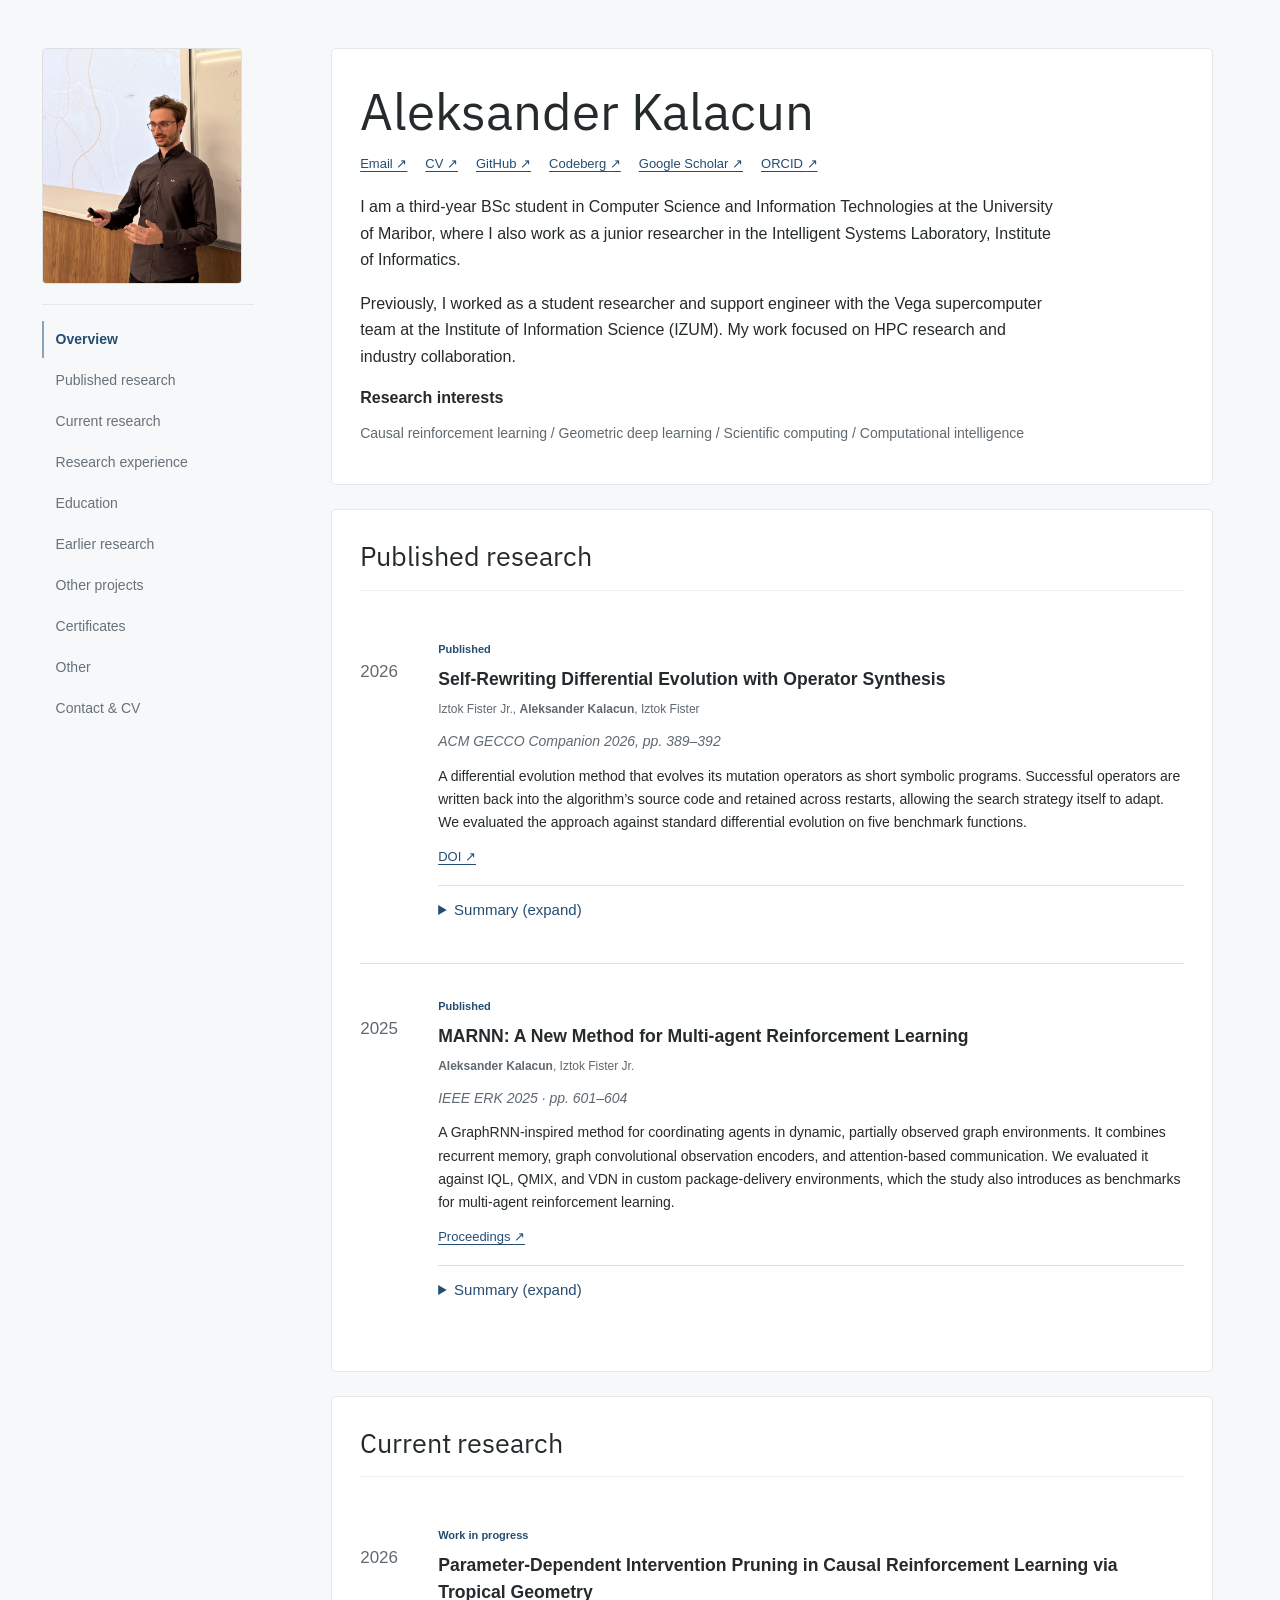
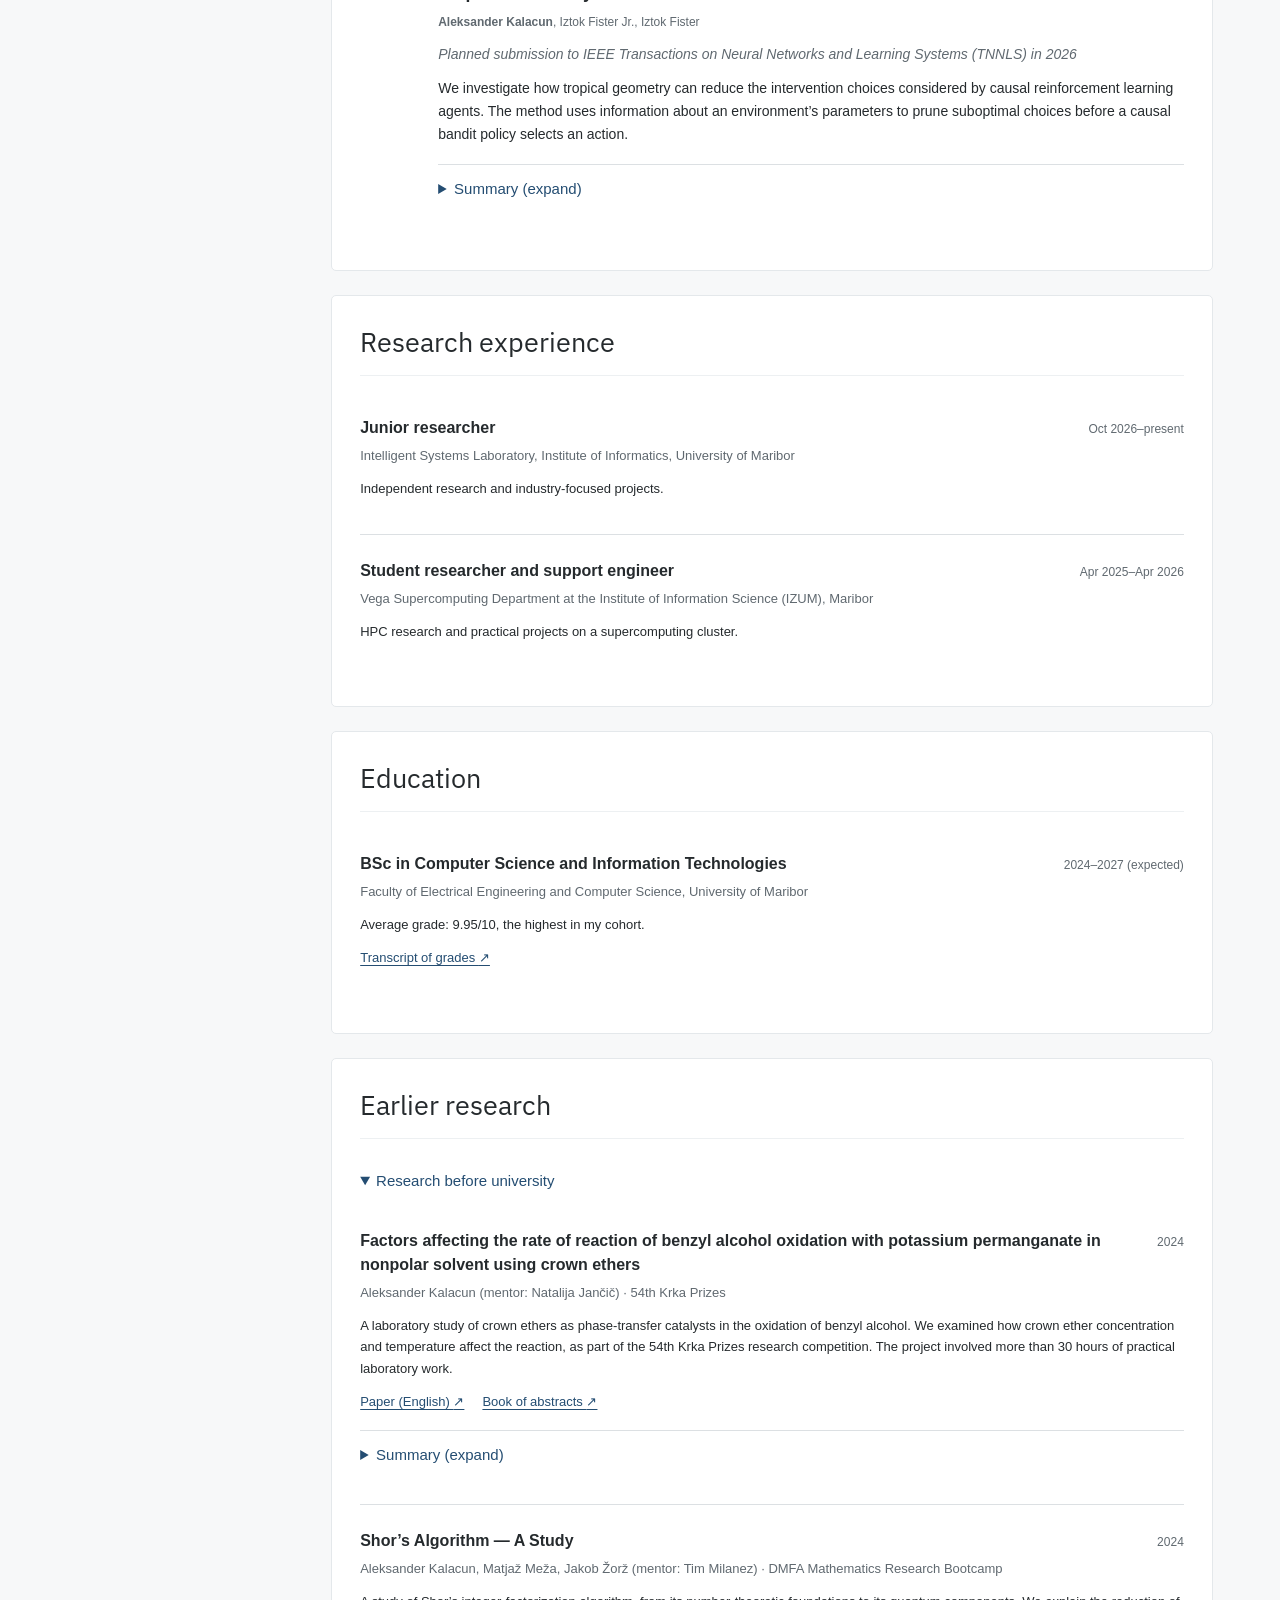
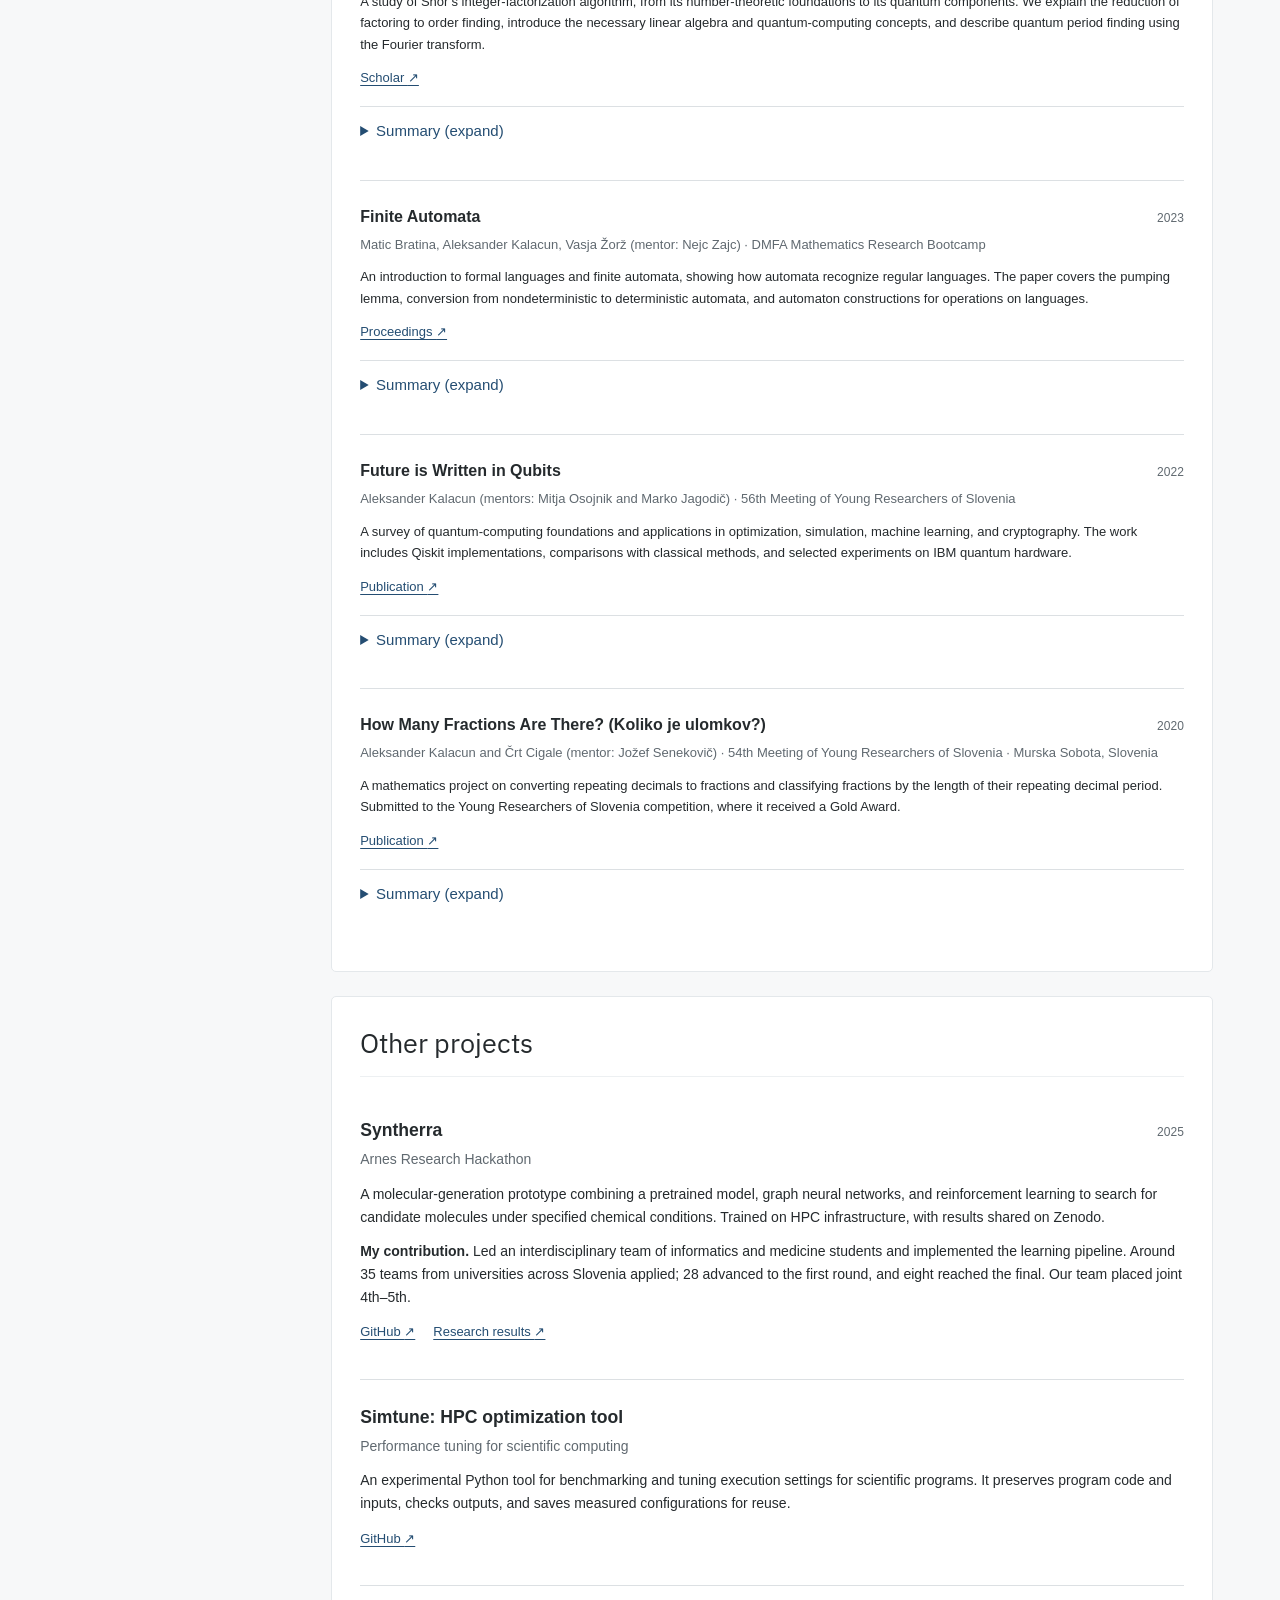
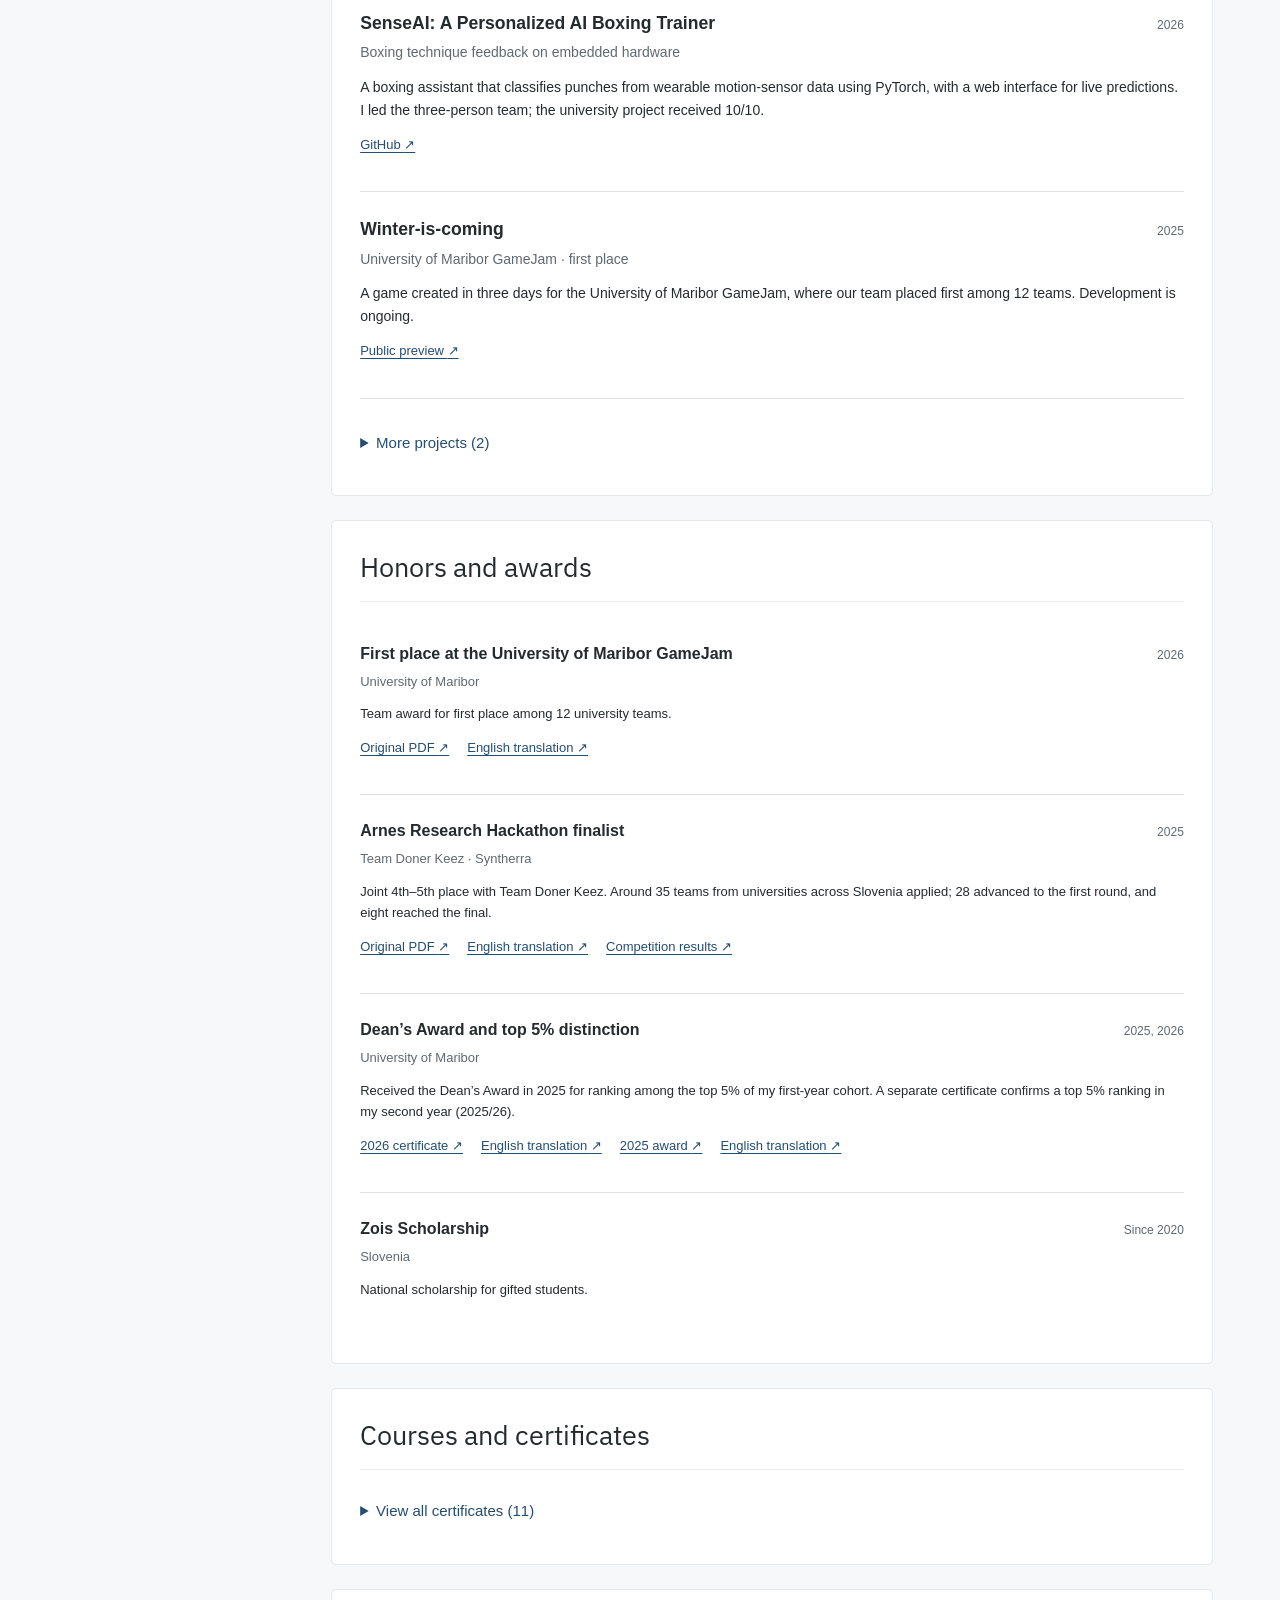
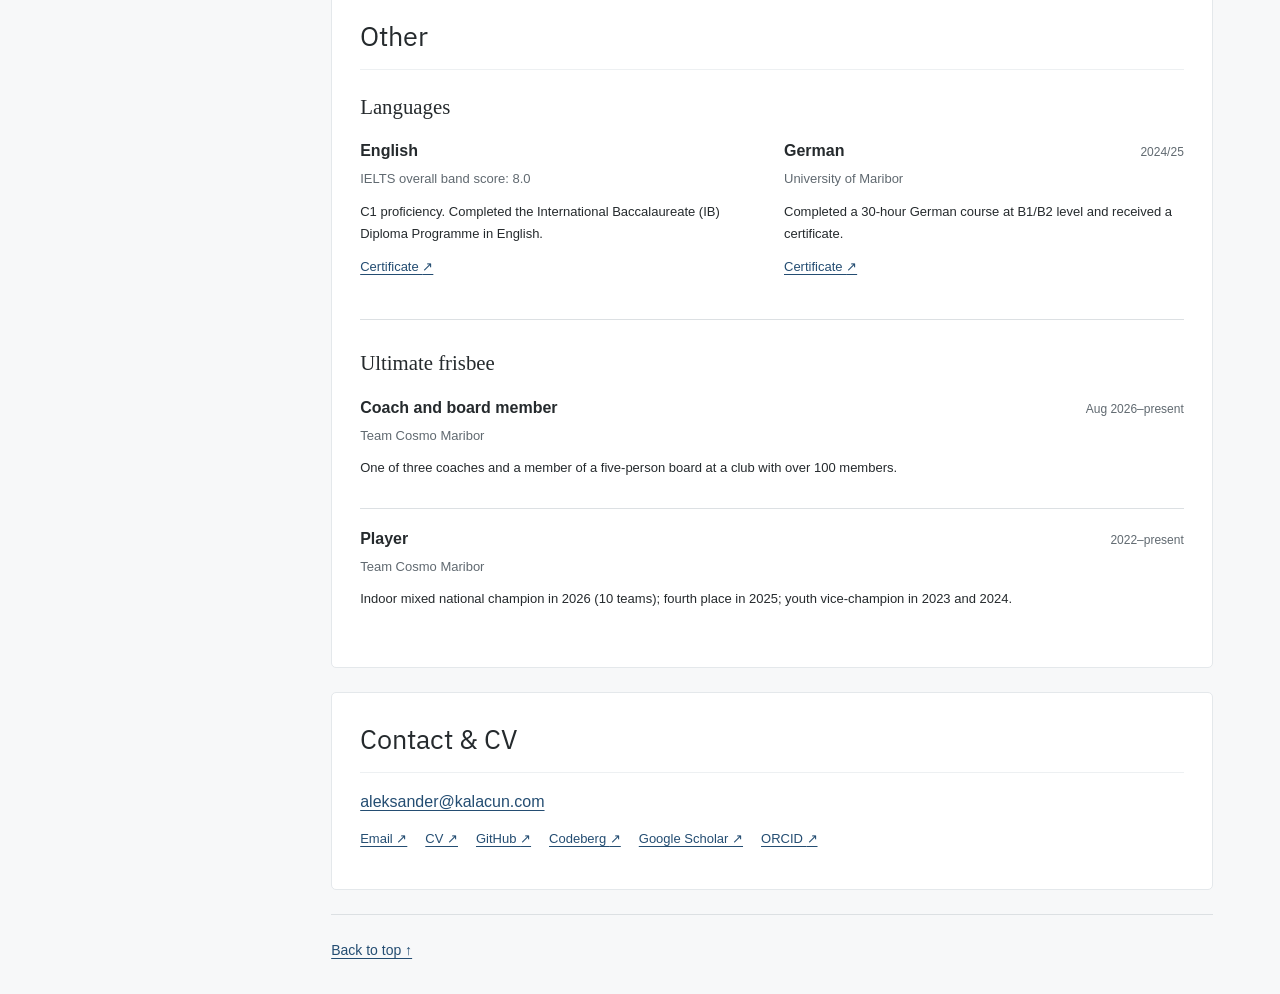
<file: index.html>
<!DOCTYPE html>
<html lang="en">
<head>
  <meta charset="utf-8">
  <meta name="viewport" content="width=device-width, initial-scale=1">
  <meta name="description" content="Research, publications, projects, and academic background of Aleksander Kalacun.">
  <meta name="theme-color" content="#f7f8f9">

  <link rel="canonical" href="https://kalacun.com/">
  <title>Aleksander Kalacun</title>
  <link rel="icon" href="assets/favicon.svg" type="image/svg+xml">
  <link rel="preconnect" href="https://fonts.googleapis.com">
  <link rel="preconnect" href="https://fonts.gstatic.com" crossorigin>
  <link href="https://fonts.googleapis.com/css2?family=IBM+Plex+Sans:wght@400&display=swap" rel="stylesheet">
  <link rel="stylesheet" href="styles.css">
  <script src="script.js" defer></script>
</head>
<body class="academic-site">
  <!-- Static HTML generated from content.json by tools/build.py. -->
  <a class="skip-link" href="#main-content">Skip to content</a>
  <div class="layout">
    <header class="sidebar">
      <div class="photo-widget"><div class="photo-frame"><img data-profile-photo src="assets/portrait.jpg" alt="Portrait of Aleksander Kalacun" width="200" height="236"><div class="photo-fallback" hidden><span aria-hidden="true">AK</span><small>Your portrait here</small></div></div></div>
      <nav class="page-nav" aria-label="Sections"><a href="#overview">Overview</a><a href="#research">Published research</a><a href="#current-research">Current research</a><a href="#experience">Research experience</a><a href="#education">Education</a><a href="#earlier-research">Earlier research</a><a href="#projects">Other projects</a><a href="#certificates">Certificates</a><a href="#misc">Other</a><a href="#contact">Contact & CV</a></nav>
    </header>
    <main id="main-content">
      <section id="overview" class="overview" aria-labelledby="page-title">
        <div class="overview-profile">
          <h1 id="page-title">Aleksander Kalacun</h1>
          <div class="profile-links"><a href="mailto:aleksander@kalacun.com">Email ↗</a><div class="resource-links"><a href="assets/documents/cv/kalacun-cv.pdf">CV <span aria-hidden="true">↗</span></a><a href="https://github.com/Kalacun">GitHub <span aria-hidden="true">↗</span></a><a href="https://codeberg.org/kalacun">Codeberg <span aria-hidden="true">↗</span></a><a href="https://scholar.google.com/citations?user=TUe8zA0AAAAJ">Google Scholar <span aria-hidden="true">↗</span></a><a href="https://orcid.org/0009-0006-2199-4405">ORCID <span aria-hidden="true">↗</span></a></div></div>
        </div>
        <p class="bio">I am a third-year BSc student in Computer Science and Information Technologies at the University of Maribor, where I also work as a junior researcher in the Intelligent Systems Laboratory, Institute of Informatics.</p><p class="bio">Previously, I worked as a student researcher and support engineer with the Vega supercomputer team at the Institute of Information Science (IZUM). My work focused on HPC research and industry collaboration.</p>
        <h2 class="overview-title">Research interests</h2><p class="interests">Causal reinforcement learning / Geometric deep learning / Scientific computing / Computational intelligence</p>

      </section>
      <section id="research" aria-labelledby="research-title"><h2 id="research-title">Published research</h2><article class="research-entry" id="self-rewriting-de" data-category="published">
      <div class="entry-year">2026</div><div class="entry-content">
      <div class="status-line"><span class="status published">Published</span></div>
      <h3>Self-Rewriting Differential Evolution with Operator Synthesis</h3><p class="metadata">Iztok Fister Jr., <strong>Aleksander Kalacun</strong>, Iztok Fister</p>
      <p class="venue">ACM GECCO Companion 2026, pp. 389–392</p><p>A differential evolution method that evolves its mutation operators as short symbolic programs. Successful operators are written back into the algorithm’s source code and retained across restarts, allowing the search strategy itself to adapt. We evaluated the approach against standard differential evolution on five benchmark functions.</p>

      <div class="resource-links"><a href="https://doi.org/10.1145/3795101.3805457">DOI <span aria-hidden="true">↗</span></a></div>
      <details><summary>Summary (expand)<span class="sr-only"> for Self-Rewriting Differential Evolution with Operator Synthesis</span></summary><div class="detail-body"><div><h4>Abstract</h4><p>Although evolving algorithms are based on principles of biological evolution, such as reproduction, mutation, and selection, they still obey the von Neumann principle &quot;Program = algorithm + data&quot;. These algorithms remain rigid in the sense that their code does not change in computer memory during execution; their evolvability mainly concerns the data they process. In this paper, we introduce a novel variant of differential evolution that can adapt at the code level, overcoming this rigidity. In our proposed method, differential evolution mutation strategies are represented as short symbolic programs. Periodically, the system synthesizes new operators by mutating the top-performing operators through variable swaps, F-scaling, and the addition of difference terms. It merges these operators into a deduplicated library with a size cap and assigns credit based on empirical success using a softmax function. After each phase, the method rewrites its own program by serializing the evolved operator library and the best solution back into its source code and re-executing it, producing heritable, cumulative changes to the program itself. On canonical benchmarks, the optimizer discovers effective, previously absent operators and improves across phases, illustrating a practical path toward structural replication and self-adaptation.</p></div></div></details>
      <div class="entry-updated"></div></div></article><article class="research-entry" id="marnn" data-category="published">
      <div class="entry-year">2025</div><div class="entry-content">
      <div class="status-line"><span class="status published">Published</span></div>
      <h3>MARNN: A New Method for Multi-agent Reinforcement Learning</h3><p class="metadata"><strong>Aleksander Kalacun</strong>, Iztok Fister Jr.</p>
      <p class="venue">IEEE ERK 2025 · pp. 601–604</p><p>A GraphRNN-inspired method for coordinating agents in dynamic, partially observed graph environments. It combines recurrent memory, graph convolutional observation encoders, and attention-based communication. We evaluated it against IQL, QMIX, and VDN in custom package-delivery environments, which the study also introduces as benchmarks for multi-agent reinforcement learning.</p>

      <div class="resource-links"><a href="https://erk.fe.uni-lj.si/2025/papers/kalacun(marnn__a).pdf">Proceedings <span aria-hidden="true">↗</span></a></div>
      <details><summary>Summary (expand)<span class="sr-only"> for MARNN: A New Method for Multi-agent Reinforcement Learning</span></summary><div class="detail-body"><div><h4>Abstract</h4><p>This paper presents a new method for dynamic, partially observed multi-agent Markov decision processes with stochastic elements. We use this formulation to define and simulate real-world problems and represent them as graphs. Existing multi-agent reinforcement learning algorithms struggle in changing environments that lack consistency. The core idea of the proposed algorithm is based on the deep autoregressive model GraphRNN, enabling long-term goal memorization and greater resilience to stochastic changes in the environment. Policy decisions are based on graph convolutional network encoders. Using observations and information communicated by other agents through graph attention network encoders, agents decide on the best next state. To demonstrate the method&#x27;s capabilities, we implemented new graph-based environments. We used these environments to evaluate multi-agent reinforcement learning algorithms on problems resembling real-world situations, providing an effective benchmark.</p></div></div></details>
      <div class="entry-updated"></div></div></article></section>
<section id="current-research" aria-labelledby="current-research-title"><h2 id="current-research-title">Current research</h2><article class="research-entry" id="tropical-rl" data-category="ongoing">
      <div class="entry-year">2026</div><div class="entry-content">
      <div class="status-line"><span class="status ongoing">Work in progress</span></div>
      <h3>Parameter-Dependent Intervention Pruning in Causal Reinforcement Learning via Tropical Geometry</h3><p class="metadata"><strong>Aleksander Kalacun</strong>, Iztok Fister Jr., Iztok Fister</p>
      <p class="venue">Planned submission to IEEE Transactions on Neural Networks and Learning Systems (TNNLS) in 2026</p><p>We investigate how tropical geometry can reduce the intervention choices considered by causal reinforcement learning agents. The method uses information about an environment’s parameters to prune suboptimal choices before a causal bandit policy selects an action.</p>


      <details><summary>Summary (expand)<span class="sr-only"> for Parameter-Dependent Intervention Pruning in Causal Reinforcement Learning via Tropical Geometry</span></summary><div class="detail-body"><div><h4>Abstract</h4><p>Causal reinforcement learning agents, such as structural causal bandit agents, must not only find a policy that maximizes reward in an uncertain environment but also decide where to intervene: which variables to act on and which to leave to their natural, possibly confounded mechanisms. Causal agents use a three-level hierarchy to interact with their environment: observational, interventional, and counterfactual. Established structural causal bandit methods, such as POMIS, reduce the complexity of searching the intervention set from O(3^k) to O(2^k), where k denotes the number of arms, by using the causal diagram to prune targets that are never optimal. However, the POMIS intervention set deliberately represents the worst case and ignores environment-specific parameter restrictions implied by the available data.</p><p>This paper addresses that gap by introducing a second, parameter-dependent intervention-pruning layer. The problem is transformed into a tropical geometry representation that incorporates the parameters into the optimal-arm decision. The proposed pipeline consists of five steps: (1) calculate the POMIS-reduced arm set from the causal graph G; (2) decompose the environment parameterization using c-factorization and identify a reward distribution; (3) tropicalize the reward distribution; (4) apply parameter-dependent tropical pruning to remove only provably suboptimal arms, certified using a linear program; and (5) choose an action using an online policy for structural causal bandits. In the pruning step, arms are represented by a tropical surrogate in which each monomial dominates the others in the observed tropical rational functions containing the reward distributions.</p><p>The proposed method is policy-agnostic and introduces two variants of structural causal bandit algorithms: the upper confidence bound method PDTP-UCB and the Thompson sampling method PDTP-TS. It applies to environments that satisfy the stated assumptions. We evaluated the approach on synthetic drug-combination benchmarks with k ∈ {3, 4, 6} arms. Across 100 independent runs with a time horizon of T = 10,000, PDTP-UCB reduced the UCB1-on-POMIS assignment-arm set from 12 arms to 2, from 36 to 4, and from 144 to 5, respectively. PDTP-UCB also reduced final cumulative regret relative to UCB1-on-POMIS by a factor of approximately 11 to 19. Replacing the online policy with Thompson sampling improved the results further.</p></div></div></details>
      <div class="entry-updated"></div></div></article></section>
<section id="experience" aria-labelledby="experience-title"><h2 id="experience-title">Research experience</h2><article class="compact-entry"><div class="entry-heading"><h3>Junior researcher</h3>
      <span class="entry-year">Oct 2026–present</span></div>
      <p class="metadata">Intelligent Systems Laboratory, Institute of Informatics, University of Maribor</p><p>Independent research and industry-focused projects.</p>

      </article><article class="compact-entry"><div class="entry-heading"><h3>Student researcher and support engineer</h3>
      <span class="entry-year">Apr 2025–Apr 2026</span></div>
      <p class="metadata">Vega Supercomputing Department at the Institute of Information Science (IZUM), Maribor</p><p>HPC research and practical projects on a supercomputing cluster.</p>

      </article></section>
<section id="education" aria-labelledby="education-title"><h2 id="education-title">Education</h2><article class="compact-entry"><div class="entry-heading"><h3>BSc in Computer Science and Information Technologies</h3>
      <span class="entry-year">2024–2027 (expected)</span></div>
      <p class="metadata">Faculty of Electrical Engineering and Computer Science, University of Maribor</p><p>Average grade: 9.95/10, the highest in my cohort.</p>
      <div class="resource-links"><a href="assets/documents/grades/grades.pdf" aria-label="Academic transcript (PDF)">Transcript of grades <span aria-hidden="true">↗</span></a></div>
      </article></section>
<section id="earlier-research" aria-labelledby="earlier-research-title"><h2 id="earlier-research-title">Earlier research</h2><details open><summary>Research before university</summary><article class="compact-entry"><div class="entry-heading"><h3>Factors affecting the rate of reaction of benzyl alcohol oxidation with potassium permanganate in nonpolar solvent using crown ethers</h3>
      <span class="entry-year">2024</span></div>
      <p class="metadata">Aleksander Kalacun (mentor: Natalija Jančič) · 54th Krka Prizes</p><p>A laboratory study of crown ethers as phase-transfer catalysts in the oxidation of benzyl alcohol. We examined how crown ether concentration and temperature affect the reaction, as part of the 54th Krka Prizes research competition. The project involved more than 30 hours of practical laboratory work.</p>
      <div class="resource-links"><a href="assets/documents/papers/Naloga_ Kalacunpdf.pdf" aria-label="Chemistry research paper in English (PDF)">Paper (English) <span aria-hidden="true">↗</span></a><a href="https://www.krkinenagrade.si/media/store/54-KN/FINAL_544004-2024-KN-Krka-prizes-Book-of-abstracts-SI-EN2.pdf">Book of abstracts <span aria-hidden="true">↗</span></a></div>
      <details><summary>Summary (expand)<span class="sr-only"> for Factors affecting the rate of reaction of benzyl alcohol oxidation with potassium permanganate in nonpolar solvent using crown ethers</span></summary><div class="detail-body"><div><h4>Abstract</h4><p>In this research, we investigated the practical use of crown ethers in the laboratory. Crown ethers are cyclic organic compounds that can bind ions of a suitable size within their central cavity. They form a nonpolar shell around a polar ion, allowing compounds normally soluble only in polar solvents to dissolve in nonpolar solvents. Reactions involving substances with different solubilities are a common challenge in laboratory research, while alternatives such as DMSO can pose environmental hazards. We therefore investigated the optimal crown ether concentration and reaction temperature.</p><p>We studied the oxidation of benzyl alcohol, which is soluble in nonpolar solvents, with potassium permanganate, which is soluble in polar solvents, using a crown ether as a catalyst and diethyl ether as the solvent. Without the crown ether, the reaction does not occur because the potassium permanganate remains solid and settles at the bottom. With the crown ether, oxidation proceeds and produces benzaldehyde.</p><p>We tested different crown ether concentrations at 30 °C, measuring the benzaldehyde concentration every five minutes for one hour with an ATR-FTIR spectrophotometer. We repeated the procedure at different temperatures while keeping the crown ether concentration constant. After comparing absolute concentration changes and areas under the concentration–time curves, we found that the highest benzaldehyde concentration occurred at 35 °C and with 0.4 g of crown ether per solution. Neither value was at the extreme of the tested range, which was an unexpected result.</p></div></div></details></article><article class="compact-entry"><div class="entry-heading"><h3>Shor’s Algorithm — A Study</h3>
      <span class="entry-year">2024</span></div>
      <p class="metadata">Aleksander Kalacun, Matjaž Meža, Jakob Žorž (mentor: Tim Milanez) · DMFA Mathematics Research Bootcamp</p><p>A study of Shor’s integer-factorization algorithm, from its number-theoretic foundations to its quantum components. We explain the reduction of factoring to order finding, introduce the necessary linear algebra and quantum-computing concepts, and describe quantum period finding using the Fourier transform.</p>
      <div class="resource-links"><a href="https://scholar.google.si/citations?view_op=view_citation&amp;hl=sl&amp;user=TUe8zA0AAAAJ&amp;citation_for_view=TUe8zA0AAAAJ:u-x6o8ySG0sC">Scholar <span aria-hidden="true">↗</span></a></div>
      <details><summary>Summary (expand)<span class="sr-only"> for Shor’s Algorithm — A Study</span></summary><div class="detail-body"><div><h4>Abstract</h4><p>We explore a quantum algorithm for integer factorization known as Shor&#x27;s algorithm, which, at least in theory, outperforms even the fastest known classical algorithm in terms of time complexity. In the first part, we explain the classical component of the algorithm, which is based on the fundamentals of number theory. In the second part, we tackle the quantum component, examining the foundations of quantum mechanics and quantum computing formulated around linear algebra.</p></div></div></details></article><article class="compact-entry"><div class="entry-heading"><h3>Finite Automata</h3>
      <span class="entry-year">2023</span></div>
      <p class="metadata">Matic Bratina, Aleksander Kalacun, Vasja Žorž (mentor: Nejc Zajc) · DMFA Mathematics Research Bootcamp</p><p>An introduction to formal languages and finite automata, showing how automata recognize regular languages. The paper covers the pumping lemma, conversion from nondeterministic to deterministic automata, and automaton constructions for operations on languages.</p>
      <div class="resource-links"><a href="http://mars.dmfa.si/stare_strani/src_old/projekti/marsZbornik2023.pdf#page=63">Proceedings <span aria-hidden="true">↗</span></a></div>
      <details><summary>Summary (expand)<span class="sr-only"> for Finite Automata</span></summary><div class="detail-body"><div><h4>Abstract</h4><p>This paper presents the concepts of formal languages and finite automata. It describes the operation of finite automata and their properties, explaining the connection between them and formal languages in an intuitive and accessible manner.</p></div></div></details></article><article class="compact-entry"><div class="entry-heading"><h3>Future is Written in Qubits</h3>
      <span class="entry-year">2022</span></div>
      <p class="metadata">Aleksander Kalacun (mentors: Mitja Osojnik and Marko Jagodič) · 56th Meeting of Young Researchers of Slovenia</p><p>A survey of quantum-computing foundations and applications in optimization, simulation, machine learning, and cryptography. The work includes Qiskit implementations, comparisons with classical methods, and selected experiments on IBM quantum hardware.</p>
      <div class="resource-links"><a href="https://zbirke.zotks.si/2022/resources/SS_ra%C4%8Dun_1311.pdf">Publication <span aria-hidden="true">↗</span></a></div>
      <details><summary>Summary (expand)<span class="sr-only"> for Future is Written in Qubits</span></summary><div class="detail-body"><div><h4>Abstract</h4><p>Using quantum computer simulations and experiments on real quantum computers, we investigated problems for which quantum computing promises advances in scientific research. We compared quantum and classical approaches in terms of speed and solution quality. The selected problems represented four areas in which quantum computing is expected to have a major impact.</p><p>Our results generally agreed with published studies, but we also observed unexpected differences. In the matrix-based machine-learning example, the hybrid algorithm was almost as fast and efficient as a working, though nonoptimal, classical implementation. In our experiments with Shor’s algorithm, the quantum simulation was much slower, particularly as the problem became more difficult. We found that quantum simulations, although still far from efficient quantum computation, can help investigate problems with potentially significant effects on scientific disciplines relevant to everyday life.</p></div></div></details></article><article class="compact-entry"><div class="entry-heading"><h3>How Many Fractions Are There? (Koliko je ulomkov?)</h3>
      <span class="entry-year">2020</span></div>
      <p class="metadata">Aleksander Kalacun and Črt Cigale (mentor: Jožef Senekovič) · 54th Meeting of Young Researchers of Slovenia · Murska Sobota, Slovenia</p><p>A mathematics project on converting repeating decimals to fractions and classifying fractions by the length of their repeating decimal period. Submitted to the Young Researchers of Slovenia competition, where it received a Gold Award.</p>
      <div class="resource-links"><a href="https://zbirke.zotks.si/resources/Zlato_OS_Matematika_ali_logika_584812.pdf">Publication <span aria-hidden="true">↗</span></a></div>
      <details><summary>Summary (expand)<span class="sr-only"> for How Many Fractions Are There? (Koliko je ulomkov?)</span></summary><div class="detail-body"><div><h4>Abstract</h4><p>There are infinitely many natural numbers, and every rational number can be written as a fraction. A rational number also has a decimal representation that either terminates or eventually repeats. In this research paper, we investigate how to express a repeating decimal as a fraction and how this representation relates to the number of digits in the repeating block. We explore the number of fractions with a chosen period length, including the case of a single-digit repeating period.</p></div></div></details></article></details></section>
<section id="projects" aria-labelledby="projects-title"><h2 id="projects-title">Other projects</h2><article class="project-entry" id="syntherra">
      <div class="entry-heading"><h3>Syntherra</h3><span class="entry-year">2025</span></div>
      <p class="metadata">Arnes Research Hackathon</p>
      <p>A molecular-generation prototype combining a pretrained model, graph neural networks, and reinforcement learning to search for candidate molecules under specified chemical conditions. Trained on HPC infrastructure, with results shared on Zenodo.</p>
      <p class="contribution"><strong>My contribution.</strong> Led an interdisciplinary team of informatics and medicine students and implemented the learning pipeline. Around 35 teams from universities across Slovenia applied; 28 advanced to the first round, and eight reached the final. Our team placed joint 4th–5th.</p>
      <div class="resource-links"><a href="https://github.com/Kalacun/Syntherra">GitHub <span aria-hidden="true">↗</span></a><a href="https://zenodo.org/records/15205817">Research results <span aria-hidden="true">↗</span></a></div>
      </article><article class="project-entry" id="hpc-optimization">
      <div class="entry-heading"><h3>Simtune: HPC optimization tool</h3><span class="entry-year"></span></div>
      <p class="metadata">Performance tuning for scientific computing</p>
      <p>An experimental Python tool for benchmarking and tuning execution settings for scientific programs. It preserves program code and inputs, checks outputs, and saves measured configurations for reuse.</p>

      <div class="resource-links"><a href="https://github.com/Kalacun/simtune">GitHub <span aria-hidden="true">↗</span></a></div>
      </article><article class="project-entry" id="sensai">
      <div class="entry-heading"><h3>SenseAI: A Personalized AI Boxing Trainer</h3><span class="entry-year">2026</span></div>
      <p class="metadata">Boxing technique feedback on embedded hardware</p>
      <p>A boxing assistant that classifies punches from wearable motion-sensor data using PyTorch, with a web interface for live predictions. I led the three-person team; the university project received 10/10.</p>

      <div class="resource-links"><a href="https://github.com/Kalacun/sensAI">GitHub <span aria-hidden="true">↗</span></a></div>
      </article><article class="project-entry" id="winter-is-coming">
      <div class="entry-heading"><h3>Winter-is-coming</h3><span class="entry-year">2025</span></div>
      <p class="metadata">University of Maribor GameJam · first place</p>
      <p>A game created in three days for the University of Maribor GameJam, where our team placed first among 12 teams. Development is ongoing.</p>

      <div class="resource-links"><a href="https://github.com/Kalacun/Winter-is-coming-preview">Public preview <span aria-hidden="true">↗</span></a></div>
      </article><details class="more-entries"><summary>More projects (2)</summary><article class="project-entry" id="additional-project-5">
      <div class="entry-heading"><h3>theatergen</h3><span class="entry-year">2025–present</span></div>
      <p class="metadata">Working prototype, in development</p>
      <p>A Godot game prototype that combines reinforcement learning, local language models, and image generation to create stories and dialogue that adapt to the player’s choices.</p>


      </article><article class="project-entry" id="dinbus">
      <div class="entry-heading"><h3>DinBus</h3><span class="entry-year"></span></div>
      <p class="metadata">Team project in development, using metaheuristic optimization</p>
      <p>A proposal for reservation-based intercity bus routing using differential evolution, with planned evaluation in a graph-based traffic simulation on HPC infrastructure.</p>

      <div class="resource-links"><a href="assets/documents/certificates/DinBus.pdf" aria-label="DinBus: project proposal and work plan in Slovenian (PDF)">Project proposal <span aria-hidden="true">↗</span></a><a href="assets/documents/research/DinBus-en.pdf" aria-label="DinBus: English reference translation of the project proposal (PDF)">English translation <span aria-hidden="true">↗</span></a></div>
      </article></details></section>
<section id="awards" aria-labelledby="awards-title"><h2 id="awards-title">Honors and awards</h2><article class="compact-entry"><div class="entry-heading"><h3>First place at the University of Maribor GameJam</h3>
      <span class="entry-year">2026</span></div>
      <p class="metadata">University of Maribor</p><p>Team award for first place among 12 university teams.</p>
      <div class="resource-links"><a href="assets/documents/certificates/gamejam-first-place.pdf" aria-label="GameJam first-place award: original certificate in Slovenian (PDF)">Original PDF <span aria-hidden="true">↗</span></a><a href="assets/documents/certificates/translations/gamejam-first-place-en.pdf" aria-label="GameJam first-place award: English reference translation (PDF)">English translation <span aria-hidden="true">↗</span></a></div>
      </article><article class="compact-entry"><div class="entry-heading"><h3>Arnes Research Hackathon finalist</h3>
      <span class="entry-year">2025</span></div>
      <p class="metadata">Team Doner Keez · Syntherra</p><p>Joint 4th–5th place with Team Doner Keez. Around 35 teams from universities across Slovenia applied; 28 advanced to the first round, and eight reached the final.</p>
      <div class="resource-links"><a href="assets/documents/certificates/hackathon-2025.pdf" aria-label="Research Hackathon 2025 participation: original certificate in Slovenian (PDF)">Original PDF <span aria-hidden="true">↗</span></a><a href="assets/documents/certificates/translations/hackathon-2025-en.pdf" aria-label="Research Hackathon 2025 participation: English reference translation (PDF)">English translation <span aria-hidden="true">↗</span></a><a href="https://hackathon.si/resitve-ekip-2025/">Competition results <span aria-hidden="true">↗</span></a></div>
      </article><article class="compact-entry"><div class="entry-heading"><h3>Dean’s Award and top 5% distinction</h3>
      <span class="entry-year">2025, 2026</span></div>
      <p class="metadata">University of Maribor</p><p>Received the Dean’s Award in 2025 for ranking among the top 5% of my first-year cohort. A separate certificate confirms a top 5% ranking in my second year (2025/26).</p>
      <div class="resource-links"><a href="assets/documents/certificates/top_5%.pdf" aria-label="Top 5% in the 2025/26 cohort: original certificate in Slovenian (PDF)">2026 certificate <span aria-hidden="true">↗</span></a><a href="assets/documents/certificates/translations/top-5-percent-2026-en.pdf" aria-label="Top 5% in the 2025/26 cohort: English reference translation (PDF)">English translation <span aria-hidden="true">↗</span></a><a href="assets/documents/certificates/deans_award_2025.pdf" aria-label="Dean’s Award 2025: original certificate in Slovenian (PDF)">2025 award <span aria-hidden="true">↗</span></a><a href="assets/documents/certificates/translations/deans-award-2025-en.pdf" aria-label="Dean’s Award 2025: English reference translation (PDF)">English translation <span aria-hidden="true">↗</span></a></div>
      </article><article class="compact-entry"><div class="entry-heading"><h3>Zois Scholarship</h3>
      <span class="entry-year">Since 2020</span></div>
      <p class="metadata">Slovenia</p><p>National scholarship for gifted students.</p>

      </article></section>
<section id="certificates" aria-labelledby="certificates-title"><h2 id="certificates-title">Courses and certificates</h2><details class="certificate-list"><summary>View all certificates (11)</summary><article class="compact-entry"><div class="entry-heading"><h3>Gray Scott HPC Summer School</h3>
      <span class="entry-year">23 Jun–4 Jul 2025</span></div>
      <p class="metadata">Gray Scott School · LAPP / CC-FR</p><p>33 hours of training in programming and optimization for heterogeneous computing architectures.</p>
      <div class="resource-links"><a href="assets/documents/certificates/gray-scott-school-2025.pdf" aria-label="Gray Scott HPC Summer School: certificate in English (PDF)">PDF (English) <span aria-hidden="true">↗</span></a></div>
      </article><article class="compact-entry"><div class="entry-heading"><h3>Introduction to Quantum Programming</h3>
      <span class="entry-year">5 Feb 2025</span></div>
      <p class="metadata">University of Maribor · Faculty of Electrical Engineering and Computer Science</p><p>A short course worth 1 ECTS, completed with a grade of 10/10.</p>
      <div class="resource-links"><a href="assets/documents/certificates/quantum-programming.pdf" aria-label="Introduction to Quantum Programming: original certificate in Slovenian (PDF)">Original PDF <span aria-hidden="true">↗</span></a><a href="assets/documents/certificates/translations/quantum-programming-en.pdf" aria-label="Introduction to Quantum Programming: English reference translation (PDF)">English translation <span aria-hidden="true">↗</span></a></div>
      </article><article class="compact-entry"><div class="entry-heading"><h3>Profiling AI Software Bootcamp</h3>
      <span class="entry-year">10 Jul 2025</span></div>
      <p class="metadata">EuroCC · VSC Research Center, TU Wien, and NVIDIA</p><p>A 4.5-hour bootcamp on NVIDIA Nsight Systems, GPU profiling, and distributed training, equivalent to 0.25 ECTS.</p>
      <div class="resource-links"><a href="assets/documents/certificates/ai-profiling-bootcamp.pdf" aria-label="Profiling AI Software Bootcamp: certificate in English (PDF)">PDF (English) <span aria-hidden="true">↗</span></a></div>
      </article><article class="compact-entry"><div class="entry-heading"><h3>Multi-GPU Programming Bootcamp</h3>
      <span class="entry-year">17–18 Jun 2025</span></div>
      <p class="metadata">EuroCC · ACC Cyfronet AGH and NVIDIA</p><p>Single-GPU and multi-GPU optimization, MPI, performance profiling, and hands-on exercises using NVIDIA A100 GPUs.</p>
      <div class="resource-links"><a href="assets/documents/certificates/multi-gpu-bootcamp.pdf" aria-label="Multi-GPU Programming Bootcamp: certificate in English (PDF)">PDF (English) <span aria-hidden="true">↗</span></a></div>
      </article><article class="compact-entry"><div class="entry-heading"><h3>Fundamentals of Accelerated Computing with Modern CUDA C++</h3>
      <span class="entry-year">19 Jun 2025</span></div>
      <p class="metadata">EuroCC Slovenia · University of Maribor, NVIDIA workshop</p><p>An 8-hour workshop on GPU programming, CUDA kernels and streams, memory optimization, and profiling.</p>
      <div class="resource-links"><a href="assets/documents/certificates/cuda-cpp.pdf" aria-label="Fundamentals of Accelerated Computing with Modern CUDA C++: original certificate in Slovenian (PDF)">Original PDF <span aria-hidden="true">↗</span></a><a href="assets/documents/certificates/translations/cuda-cpp-en.pdf" aria-label="Fundamentals of Accelerated Computing with Modern CUDA C++: English reference translation (PDF)">English translation <span aria-hidden="true">↗</span></a></div>
      </article><article class="compact-entry"><div class="entry-heading"><h3>Containers on Supercomputers</h3>
      <span class="entry-year">24 Jun 2025</span></div>
      <p class="metadata">EuroCC Slovenia · University of Ljubljana</p><p>A 5-hour course covering Slurm, environment modules, Docker, and Apptainer.</p>
      <div class="resource-links"><a href="assets/documents/certificates/containers-hpc.pdf" aria-label="Containers on Supercomputers: original certificate in Slovenian (PDF)">Original PDF <span aria-hidden="true">↗</span></a><a href="assets/documents/certificates/translations/containers-hpc-en.pdf" aria-label="Containers on Supercomputers: English reference translation (PDF)">English translation <span aria-hidden="true">↗</span></a></div>
      </article><article class="compact-entry"><div class="entry-heading"><h3>Advanced Big Data Processing in Python</h3>
      <span class="entry-year">2 Apr 2025</span></div>
      <p class="metadata">EuroCC Slovenia · University of Maribor</p><p>A 4-hour workshop covering pandas, Polars, cuDF, data formats, and GPU-based data processing.</p>
      <div class="resource-links"><a href="assets/documents/certificates/big-data-python-advanced.pdf" aria-label="Advanced Big Data Processing in Python: original certificate in Slovenian (PDF)">Original PDF <span aria-hidden="true">↗</span></a><a href="assets/documents/certificates/translations/big-data-python-advanced-en.pdf" aria-label="Advanced Big Data Processing in Python: English reference translation (PDF)">English translation <span aria-hidden="true">↗</span></a></div>
      </article><article class="compact-entry"><div class="entry-heading"><h3>Introduction to Big Data Processing in Python</h3>
      <span class="entry-year">31 Mar 2025</span></div>
      <p class="metadata">EuroCC Slovenia · University of Maribor</p><p>A 4-hour workshop on data processing with pandas, efficient data loading and storage, visualization, and analysis.</p>
      <div class="resource-links"><a href="assets/documents/certificates/big-data-python-intro.pdf" aria-label="Introduction to Big Data Processing in Python: original certificate in Slovenian (PDF)">Original PDF <span aria-hidden="true">↗</span></a><a href="assets/documents/certificates/translations/big-data-python-intro-en.pdf" aria-label="Introduction to Big Data Processing in Python: English reference translation (PDF)">English translation <span aria-hidden="true">↗</span></a></div>
      </article><article class="compact-entry"><div class="entry-heading"><h3>Fundamentals of Deep Learning</h3>
      <span class="entry-year">23 Oct 2025</span></div>
      <p class="metadata">NVIDIA</p><p>Completed NVIDIA’s Fundamentals of Deep Learning course and earned a Certificate of Competency.</p>
      <div class="resource-links"><a href="assets/documents/certificates/nvidia-deep-learning.pdf" aria-label="Fundamentals of Deep Learning: certificate in English (PDF)">PDF (English) <span aria-hidden="true">↗</span></a></div>
      </article><article class="compact-entry"><div class="entry-heading"><h3>Rapid Application Development with Large Language Models (LLMs)</h3>
      <span class="entry-year"></span></div>
      <p class="metadata"></p><p></p>

      </article><article class="compact-entry"><div class="entry-heading"><h3>CFD on HPC – OpenFOAM example</h3>
      <span class="entry-year">28-30 Sep 2026</span></div>
      <p class="metadata">EuroCC Slovenia · University of Ljubljana</p><p></p>

      </article></details></section>
<section id="misc" aria-labelledby="misc-title"><h2 id="misc-title">Other</h2><div class="misc-group" id="languages" aria-labelledby="languages-title"><h3 id="languages-title">Languages</h3><div class="language-list"><article class="compact-entry"><div class="entry-heading"><h4>English</h4>
      <span class="entry-year"></span></div>
      <p class="metadata">IELTS overall band score: 8.0</p><p>C1 proficiency. Completed the International Baccalaureate (IB) Diploma Programme in English.</p>
      <div class="resource-links"><a href="assets/documents/certificates/ielts.pdf" aria-label="English: IELTS test results (PDF)">Certificate <span aria-hidden="true">↗</span></a></div>
      </article><article class="compact-entry"><div class="entry-heading"><h4>German</h4>
      <span class="entry-year">2024/25</span></div>
      <p class="metadata">University of Maribor</p><p>Completed a 30-hour German course at B1/B2 level and received a certificate.</p>
      <div class="resource-links"><a href="assets/documents/certificates/german-b1-b2.pdf" aria-label="German language course (B1/B2): certificate in Slovenian and English (PDF)">Certificate <span aria-hidden="true">↗</span></a></div>
      </article></div></div><div class="misc-group" id="ultimate-frisbee" aria-labelledby="ultimate-frisbee-title"><h3 id="ultimate-frisbee-title">Ultimate frisbee</h3><article class="compact-entry"><div class="entry-heading"><h4>Coach and board member</h4>
      <span class="entry-year">Aug 2026–present</span></div>
      <p class="metadata">Team Cosmo Maribor</p><p>One of three coaches and a member of a five-person board at a club with over 100 members.</p>

      </article><article class="compact-entry"><div class="entry-heading"><h4>Player</h4>
      <span class="entry-year">2022–present</span></div>
      <p class="metadata">Team Cosmo Maribor</p><p>Indoor mixed national champion in 2026 (10 teams); fourth place in 2025; youth vice-champion in 2023 and 2024.</p>

      </article></div></section>
<section id="contact" aria-labelledby="contact-title"><h2 id="contact-title">Contact & CV</h2><p><a href="mailto:aleksander@kalacun.com">aleksander@kalacun.com</a></p><div class="profile-links"><a href="mailto:aleksander@kalacun.com">Email ↗</a><div class="resource-links"><a href="assets/documents/cv/kalacun-cv.pdf">CV <span aria-hidden="true">↗</span></a><a href="https://github.com/Kalacun">GitHub <span aria-hidden="true">↗</span></a><a href="https://codeberg.org/kalacun">Codeberg <span aria-hidden="true">↗</span></a><a href="https://scholar.google.com/citations?user=TUe8zA0AAAAJ">Google Scholar <span aria-hidden="true">↗</span></a><a href="https://orcid.org/0009-0006-2199-4405">ORCID <span aria-hidden="true">↗</span></a></div></div></section>
      <footer><a href="#overview">Back to top ↑</a></footer>
    </main>
  </div>
</body>
</html>
</file>
<file: styles.css>
/* Selected academic homepage: subtle section cards and a quiet sidebar. */
:root{color-scheme:light;--paper:#f7f8f9;--ink:#252a2d;--muted:#606970;--link:#244d72;--line:#dce0e3}
*{box-sizing:border-box}
html{scroll-padding-top:2rem}
body{margin:0;background:var(--paper);color:var(--ink);font:1rem/1.65 -apple-system,BlinkMacSystemFont,"Segoe UI",Arial,sans-serif}
a{color:var(--link);text-underline-offset:.2em;text-decoration-thickness:1px}
a:hover{text-decoration-thickness:2px}
:focus-visible{outline:2px solid var(--link);outline-offset:4px}
[hidden]{display:none!important}
h1,h2,h3,h4,p,dd,a,summary{overflow-wrap:anywhere}
img{max-width:100%}
h1,h2{font-family:"IBM Plex Sans",-apple-system,BlinkMacSystemFont,"Segoe UI",Arial,sans-serif;font-weight:400}
h1{font-size:clamp(2.3rem,4vw,3.2rem);line-height:1.15;margin:.3rem 0 .65rem}
h2{font-size:1.7rem;line-height:1.3;margin:0 0 16px}
h3{font-size:1.1rem;line-height:1.5;font-weight:650;margin:0}
h4{font-size:13px;margin:4px 0 8px}
p{margin:.7rem 0}
.layout{display:grid;grid-template-columns:16.5rem minmax(0,1fr);max-width:78rem;margin:auto}
.sidebar{position:static;align-self:stretch;min-width:0;min-height:100vh;padding:3rem 1.6rem;background:transparent}
.page-nav{position:sticky;top:24px;max-height:calc(100dvh - 48px);overflow-y:auto;display:grid;gap:4px;margin-top:20px;padding:16px 0 8px;border-top:1px solid #e2e7eb}
.page-nav a{margin:0;padding:8px 12px;font-size:14px;line-height:1.5;text-decoration:none;color:#65717b;background:transparent;border-left:2px solid transparent}
.page-nav a:hover{color:var(--link);background:#f0f3f5}
.page-nav a[aria-current="location"]{color:var(--link);font-weight:600;background:transparent;border-left-color:#8da4b6}
main{min-width:0;padding:3rem clamp(1.5rem,4vw,4rem) 0}
main>section{padding:28px;margin:0 0 24px;background:#fff;border:1px solid #e4e8eb;border-radius:5px;scroll-margin-top:1rem}
main>section:not(.overview)>h2{padding-bottom:16px;border-bottom:1px solid #edf0f2;margin-bottom:16px}
main>section>details{border-top:0}
.overview-profile{margin-bottom:20px}
.document-label{color:var(--muted);margin:0;font-size:.875rem}
.bio{max-width:44rem;margin-top:1.1rem}
.overview-title{font:650 1rem/1.5 -apple-system,BlinkMacSystemFont,"Segoe UI",Arial,sans-serif;margin:1rem 0 .75rem}
.interests{font-size:14px;color:var(--muted)}
.profile-links,.resource-links{display:flex;flex-wrap:wrap;gap:9px 18px;font-size:13px;margin:12px 0}
.profile-links>.resource-links{display:contents}
.overview-list{margin:0}
.overview-list>div{display:grid;grid-template-columns:11rem minmax(0,1fr);gap:1.2rem;padding:.65rem 0;border-top:1px solid var(--line)}
dt{font-weight:550}
dd{margin:0;min-width:0}
.overview-list dd{color:var(--muted);font-size:.9375rem}
.research-entry{display:grid;grid-template-columns:58px minmax(0,1fr);gap:20px;padding:28px 0;border-bottom:1px solid var(--line)}
.research-entry:last-child{border-bottom:0}
.entry-content{min-width:0}
.entry-year{font-size:12px;color:var(--muted)}
.research-entry>.entry-year{font-size:17px;padding-top:23px}
.entry-content h3{margin:5px 0 8px}
.status{font-size:11px;font-weight:600;color:var(--link)}
.entry-content>p,.project-entry>p{font-size:14px}
.metadata,.venue,.entry-content .metadata{font-size:12px;color:var(--muted);margin:5px 0 10px}
.venue{font-style:italic}
p:empty,.entry-updated:empty{display:none}
.entry-updated{font-size:11px;color:var(--muted)}
.entry-heading{display:flex;justify-content:space-between;gap:20px;align-items:baseline}
.entry-heading h3,.entry-heading h4{min-width:0;flex:1}
.entry-heading>.entry-year{flex-shrink:0}
.project-entry,.compact-entry{padding:24px 0;border-bottom:1px solid var(--line)}
.project-entry:last-child,.compact-entry:last-child{border-bottom:0}
.compact-entry h3,.compact-entry h4{font-size:1rem;line-height:1.5;font-weight:650;margin:0}
.compact-entry p{font-size:13px}
.misc-group>h3{font:400 1.3rem/1.4 Georgia,"Times New Roman",serif;margin:22px 0 0}
.misc-group+.misc-group{border-top:1px solid var(--line);margin-top:12px;padding-top:6px}
.misc-group .compact-entry{padding:18px 0}
.misc-group .compact-entry:last-child{border-bottom:0}
.language-list{display:grid;grid-template-columns:repeat(2,minmax(0,1fr));gap:0 24px}
.language-list .compact-entry{border-bottom:0}
.pending{font-size:11px;color:var(--muted)}
.pending-note{font-size:9px;margin-left:3px}
details{border-top:1px solid var(--line);margin-top:1.1rem}
summary{cursor:pointer;padding:.75rem 0;color:var(--link);font-size:.9375rem}
summary:hover{text-decoration:underline;text-underline-offset:.2em}
.detail-body{padding:10px 0 0 15px;border-left:2px solid var(--line)}
.detail-body p,.full-abstract p{font-size:13px}
.full-abstract{margin:20px 0 0;padding:16px 18px;background:#f7f9fa;border-left:2px solid #c7d5df;line-height:1.8}
.full-abstract h4{color:var(--link)}
.more-entries{margin-top:20px}
.certificate-list .compact-entry{padding:16px 0}
.certificate-list .resource-links{margin:6px 0 0;gap:6px 16px}
footer{display:flex;gap:1rem;flex-wrap:wrap;justify-content:space-between;border-top:1px solid var(--line);padding:1.5rem 0 2rem;font-size:.875rem;color:var(--muted)}
.photo-frame{width:200px;height:236px;background:#eef1f0;border:1px solid var(--line);border-radius:4px;overflow:hidden}
.photo-frame img{width:100%;height:100%;object-fit:cover;display:block}
.photo-fallback{display:flex;height:100%;align-items:center;justify-content:center;flex-direction:column;gap:13px;color:var(--muted)}
.photo-fallback>span{font:52px Georgia,serif}
.photo-fallback small{font:10px system-ui,sans-serif}
.photo-picker{display:block;position:relative;width:200px;margin-top:10px;padding:6px 8px;border:1px solid var(--line);border-radius:3px;text-align:center;font:11px/1.5 system-ui,sans-serif;color:var(--link);cursor:pointer}
.photo-picker:focus-within{outline:2px solid currentColor;outline-offset:3px}
.photo-picker input{position:absolute;inset:0;opacity:0;width:100%;height:100%;cursor:pointer}
.photo-status{max-width:200px;font:9px/1.5 system-ui,sans-serif;color:var(--muted);margin:6px 0 0}
.skip-link{position:fixed;top:-5rem;left:1rem;padding:.7rem 1rem;background:#fff;z-index:10}
.skip-link:focus{top:1rem}
.sr-only{position:absolute;width:1px;height:1px;padding:0;margin:-1px;overflow:hidden;clip:rect(0,0,0,0);white-space:nowrap;border:0}
@media(max-width:56rem){
.layout{grid-template-columns:1fr}
.sidebar{min-height:auto;padding:1.2rem 1.5rem}
.page-nav{position:static;max-height:none;overflow:visible;display:flex;flex-wrap:wrap;gap:4px}
.page-nav a{padding:6px 8px;border-left:0;border-bottom:2px solid transparent}
.page-nav a[aria-current="location"]{border-bottom-color:#8da4b6}
main{padding:24px 16px 0}
main>section{padding:22px;margin-bottom:20px}
.research-entry{grid-template-columns:1fr;gap:4px}
.research-entry>.entry-year{font-size:12px;padding-top:0}
}
@media(max-width:36rem){
main>section{padding:20px}
main>section:not(.overview)>h2{font-size:25px}
.overview-list>div{grid-template-columns:1fr;gap:.15rem}
.entry-heading{display:block}
.language-list{grid-template-columns:1fr}
.photo-frame{width:170px;height:201px}
.photo-picker,.photo-status{width:170px;max-width:170px}
}
@media print{
body{background:#fff;font-size:11pt}
.layout{display:block}
.sidebar,.skip-link,footer,.photo-picker,.photo-status{display:none!important}
main{padding:0}
main>section{padding:16px 0;margin:0;border:0;border-top:1px solid #ddd;border-radius:0}
main>section.overview{border-top:0}
a{color:inherit}
h2,h3,summary{break-after:avoid}
.entry-heading{break-inside:avoid}
}
</file>
